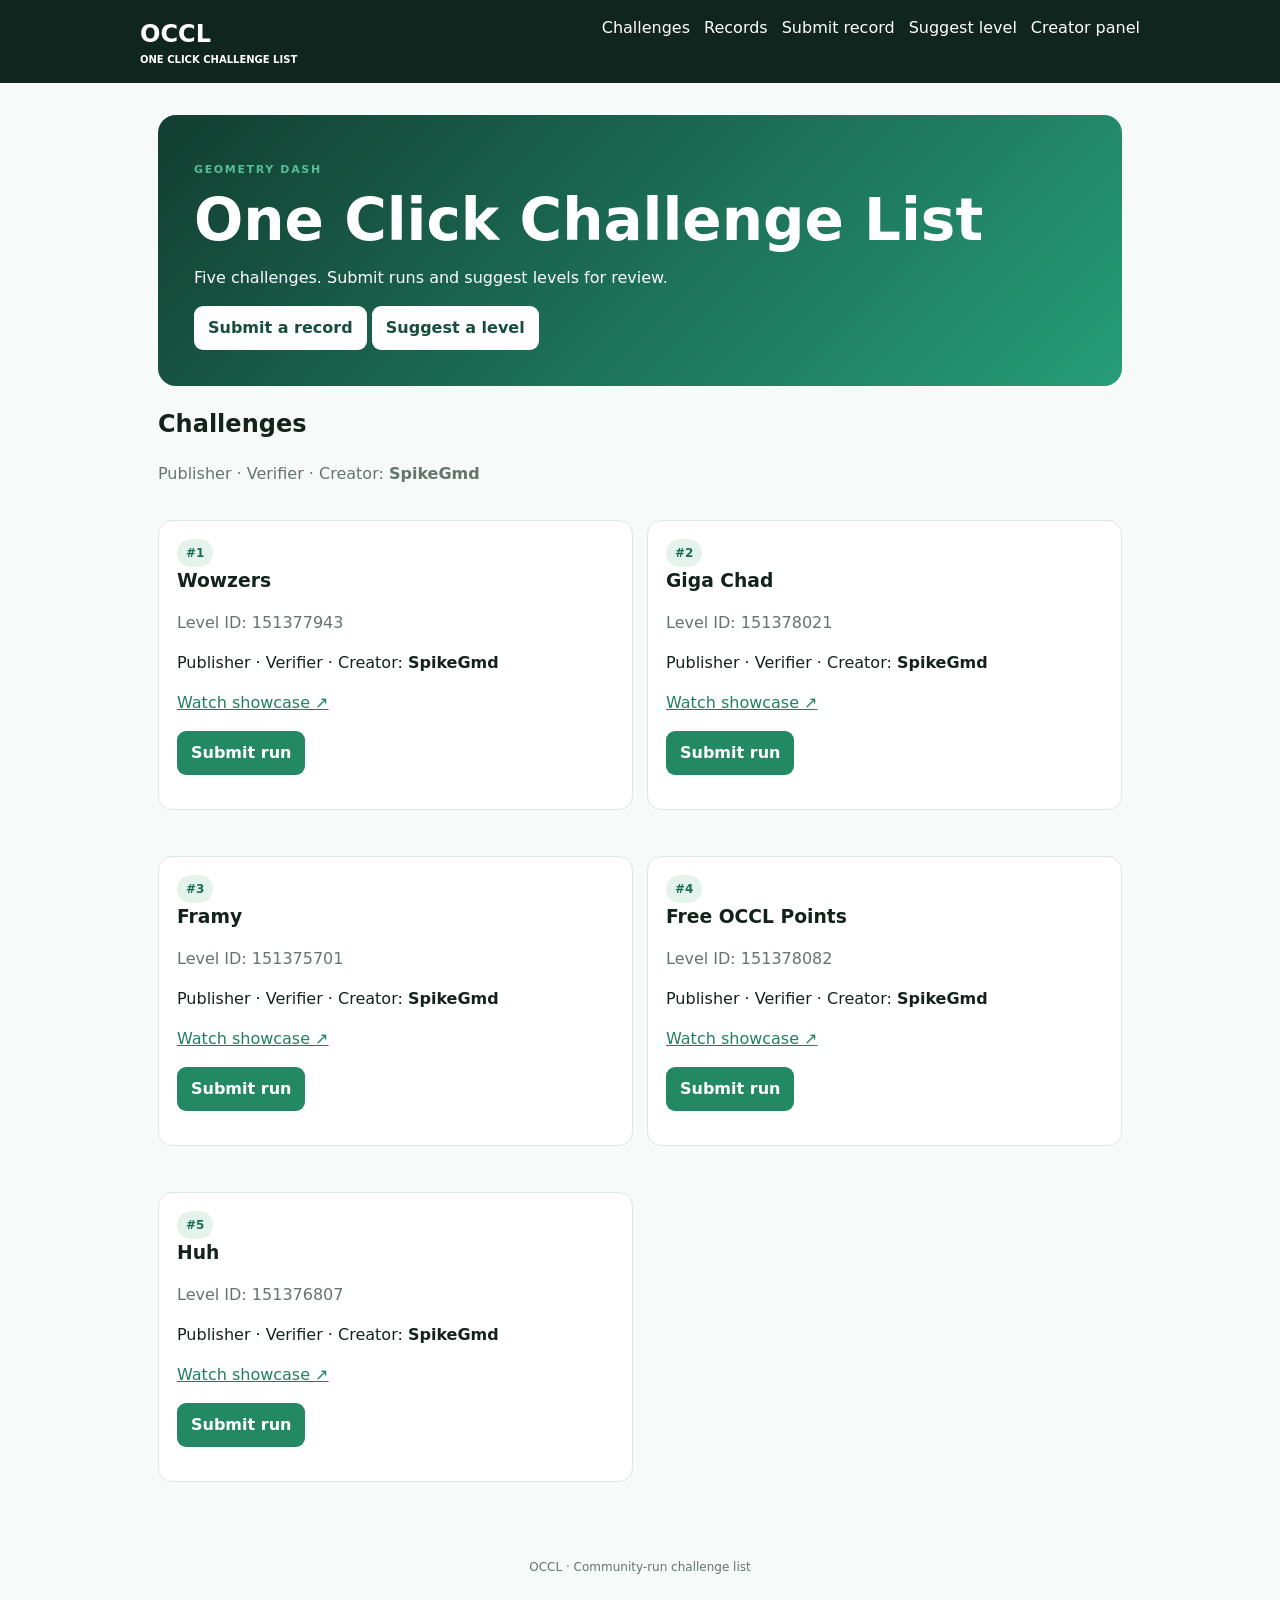
<file: index.html>
<!doctype html><html lang="en"><head><meta charset="utf-8"><meta name="viewport" content="width=device-width,initial-scale=1"><title>OCCL — Challenges</title><link rel="stylesheet" href="style.css"></head><body><header><a class="brand" href="index.html">OCCL <small>ONE CLICK CHALLENGE LIST</small></a><nav><a href="index.html">Challenges</a><a href="records.html">Records</a><a href="submit-record.html">Submit record</a><a href="submit-level.html">Suggest level</a><a href="editors.html">Creator panel</a></nav></header><main class="wrap"><section class="hero"><p class="eyebrow">GEOMETRY DASH</p><h1>One Click Challenge List</h1><p>Five challenges. Submit runs and suggest levels for review.</p><a class="btn" href="submit-record.html">Submit a record</a> <a class="btn" href="submit-level.html">Suggest a level</a></section><h2>Challenges</h2><p class="muted">Publisher · Verifier · Creator: <b>SpikeGmd</b></p><section id="list" class="grid"></section></main><footer>OCCL · Community-run challenge list</footer><script>const cs=[["Wowzers","151377943","https://youtu.be/bTBGFZKOM1A?si=8rl24XqbUawVRQgP"],["Giga Chad","151378021","https://youtu.be/TOxearfKlLQ?si=7GvbbfLeKmvAt0Lp"],["Framy","151375701","https://youtu.be/5uokMmJyj-U?si=JVyTy18EdFOVf2sX"],["Free OCCL Points","151378082","https://youtu.be/o73Up3LFSak?si=H4XINi9erW9YB-fa"],["Huh","151376807","https://youtu.be/qgh46Oj2P5g?si=lEru2ok7JtI6M_XT"]];document.querySelector("#list").innerHTML=cs.map((c,i)=>`<article class="card"><span class="pill">#${i+1}</span><h3>${c[0]}</h3><p class="muted">Level ID: ${c[1]}</p><p>Publisher · Verifier · Creator: <b>SpikeGmd</b></p><a href="${c[2]}" target="_blank" rel="noopener">Watch showcase ↗</a><p><a class="btn" href="submit-record.html?level=${encodeURIComponent(c[0])}">Submit run</a></p></article>`).join("")</script></body></html>
</file>
<file: style.css>
*{box-sizing:border-box}body{margin:0;background:#f6faf8;color:#14221c;font-family:system-ui,sans-serif;line-height:1.5}header{background:#10251d;color:white;padding:16px max(18px,calc((100vw - 1000px)/2));display:flex;gap:18px;justify-content:space-between;flex-wrap:wrap}nav{display:flex;gap:14px;flex-wrap:wrap}a{color:#21815f}header a{color:white;text-decoration:none}.brand{font-size:24px;font-weight:900}.brand small{display:block;font-size:10px}.wrap{max-width:1000px;margin:32px auto;padding:0 18px}.hero{background:linear-gradient(135deg,#123e30,#269d78);color:white;padding:36px;border-radius:18px}.hero h1{font-size:clamp(34px,7vw,58px);line-height:1.05;margin:8px 0}.eyebrow{font-size:11px;letter-spacing:.15em;font-weight:900;text-transform:uppercase;color:#56bd98}.btn{display:inline-block;border:0;border-radius:9px;background:#238963;color:white;padding:10px 14px;font-weight:800;text-decoration:none;cursor:pointer}.hero .btn{background:white;color:#174e3a}.secondary{background:#e5f3ec;color:#164d38}.grid{display:grid;grid-template-columns:repeat(auto-fit,minmax(min(100%,350px),1fr));gap:14px;margin-top:18px}.card,form{background:white;border:1px solid #dce7e1;border-radius:14px;padding:18px;margin:16px 0}.card h3{margin:0}.muted{color:#65756d}.small{font-size:13px}.pill{display:inline-block;background:#e4f4ec;color:#1c6d50;border-radius:99px;padding:5px 9px;font-size:12px;font-weight:800}.fields{display:grid;grid-template-columns:1fr 1fr;gap:14px}.field{display:flex;flex-direction:column;gap:6px}.full{grid-column:1/-1}label{font-weight:750;font-size:14px}input,select,textarea{font:inherit;width:100%;padding:11px;border:1px solid #cbd9d1;border-radius:8px}textarea{min-height:85px}footer{text-align:center;padding:28px;color:#65756d;font-size:12px}.empty{padding:20px;border:1px dashed #bdd0c5;border-radius:12px;color:#65756d}@media(max-width:600px){.fields{grid-template-columns:1fr}.full{grid-column:auto}.hero{padding:24px}}
</file>
